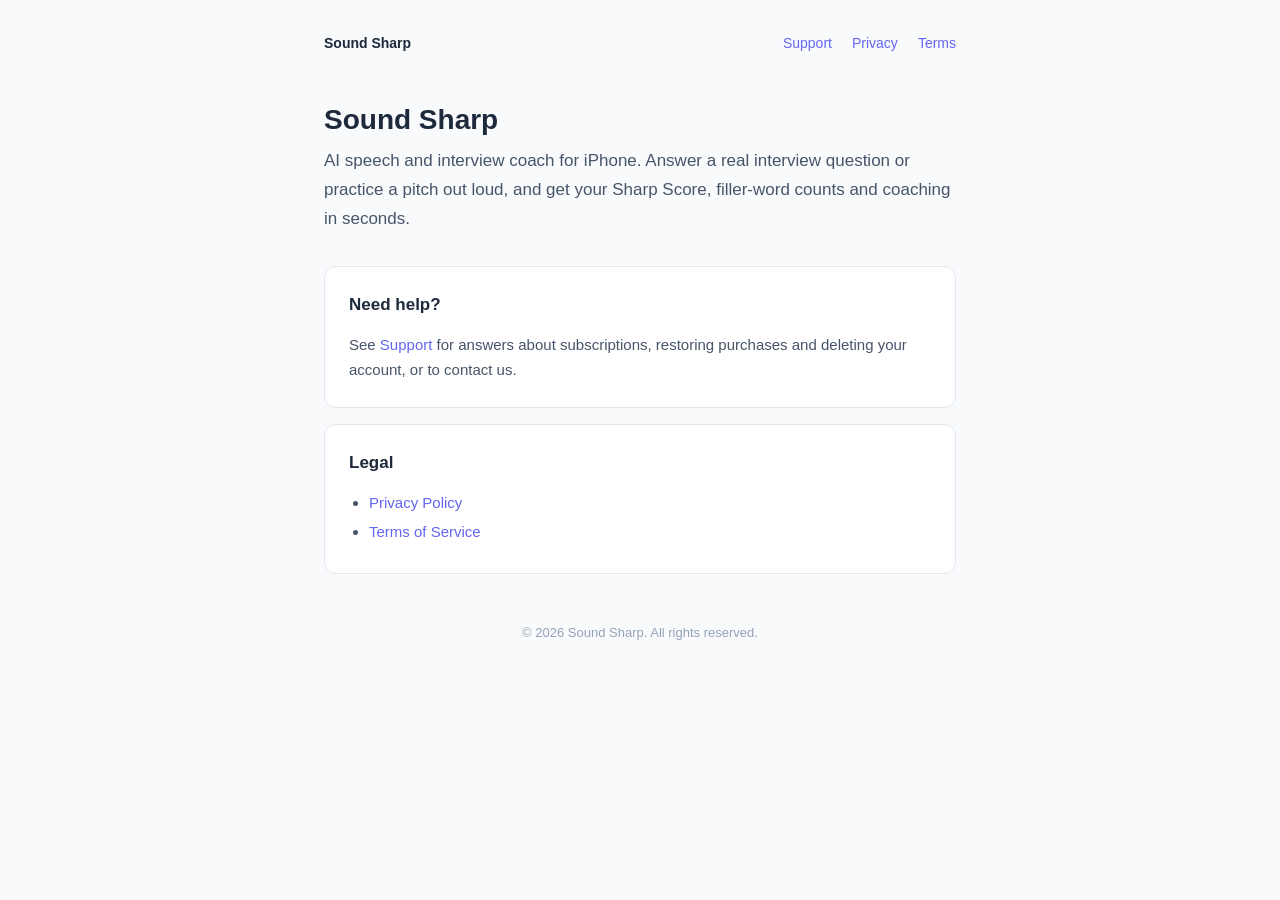
<file: index.html>
<!DOCTYPE html>
<html lang="en">
<head>
  <meta charset="UTF-8">
  <meta name="viewport" content="width=device-width, initial-scale=1.0">
  <title>Sound Sharp — AI Speech &amp; Interview Coach</title>
  <meta name="description" content="Practice interviews and speeches out loud and get instant coaching on what you say and how you sound.">
  <link rel="stylesheet" href="style.css">
</head>
<body>
  <div class="container">
    <nav class="nav">
      <a class="brand" href="./">Sound Sharp</a>
      <a href="support">Support</a>
      <a href="privacy">Privacy</a>
      <a href="terms">Terms</a>
    </nav>

    <h1>Sound Sharp</h1>
    <p class="lead">AI speech and interview coach for iPhone. Answer a real interview question or practice a pitch out loud, and get your Sharp Score, filler-word counts and coaching in seconds.</p>

    <div class="section">
      <h2>Need help?</h2>
      <p>See <a href="support">Support</a> for answers about subscriptions, restoring purchases and deleting your account, or to contact us.</p>
    </div>

    <div class="section">
      <h2>Legal</h2>
      <ul>
        <li><a href="privacy">Privacy Policy</a></li>
        <li><a href="terms">Terms of Service</a></li>
      </ul>
    </div>

    <div class="footer">
      &copy; 2026 Sound Sharp. All rights reserved.
    </div>
  </div>
</body>
</html>
</file>
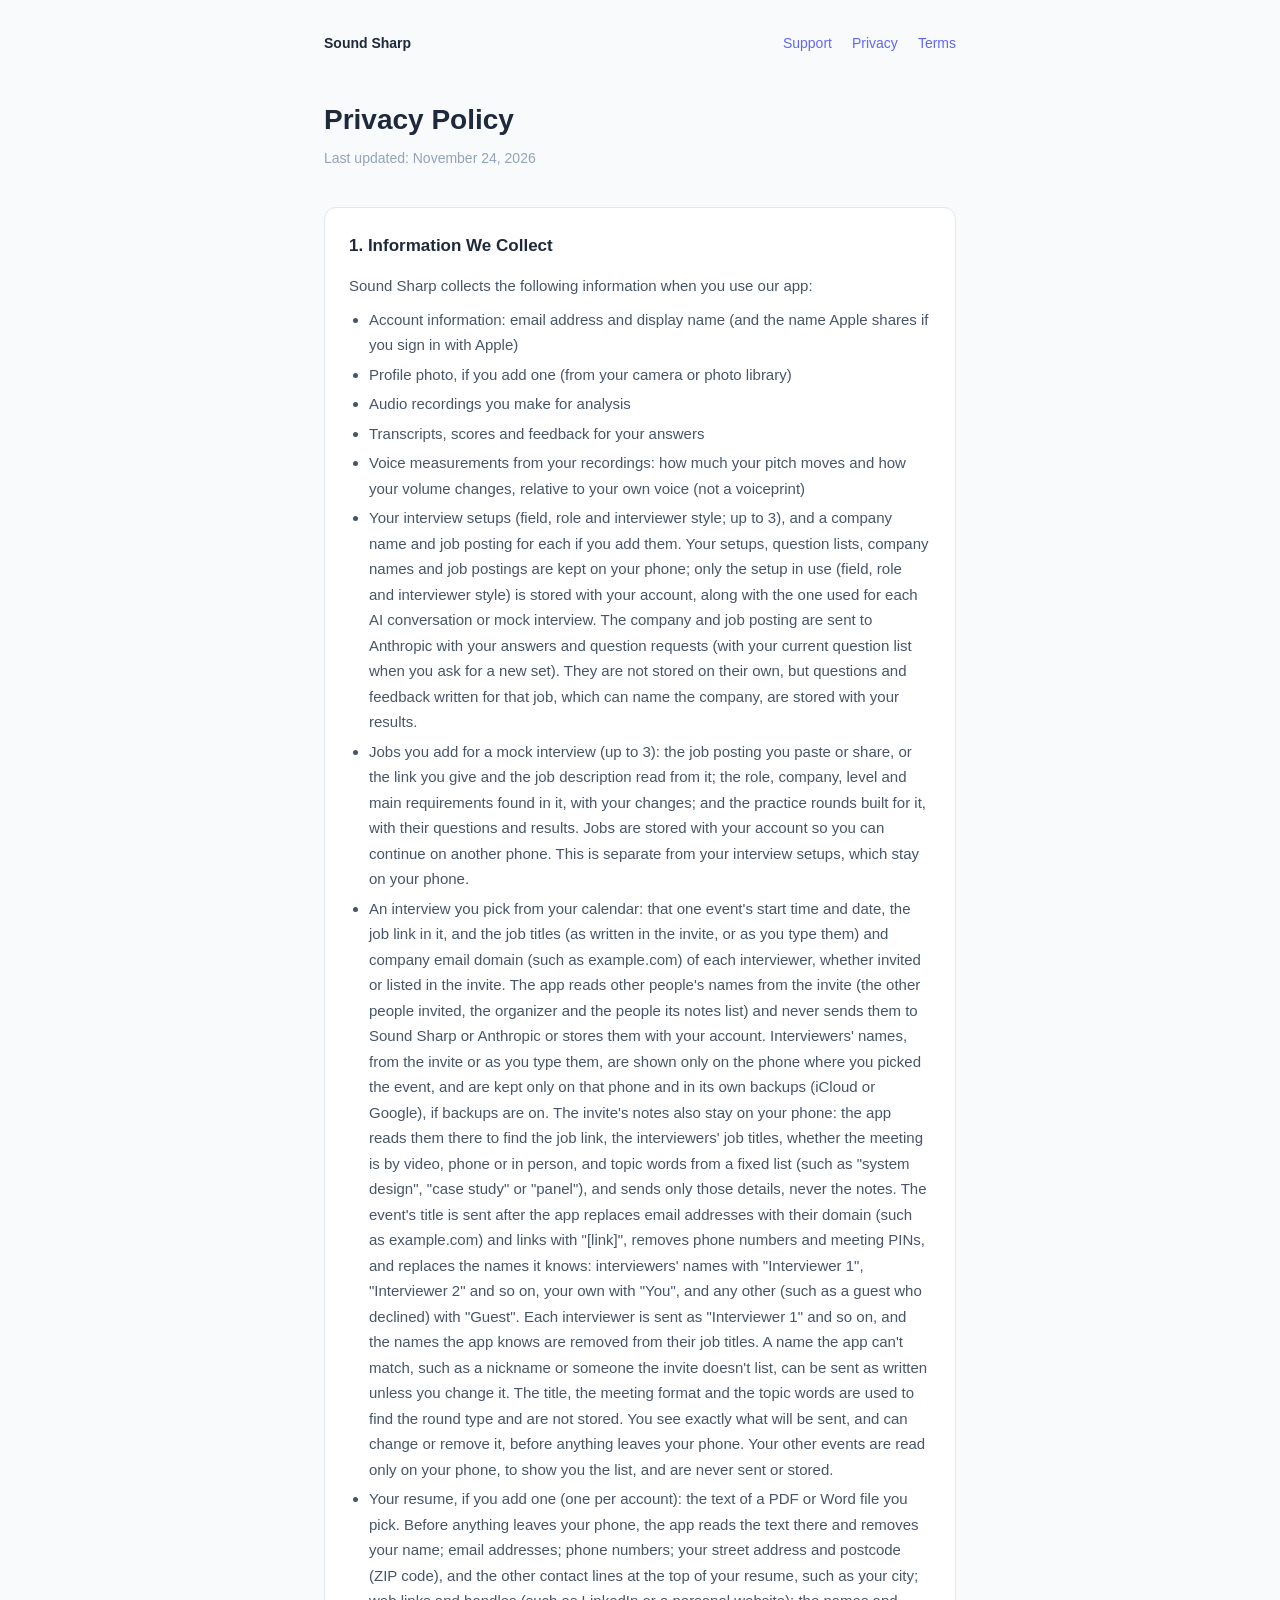
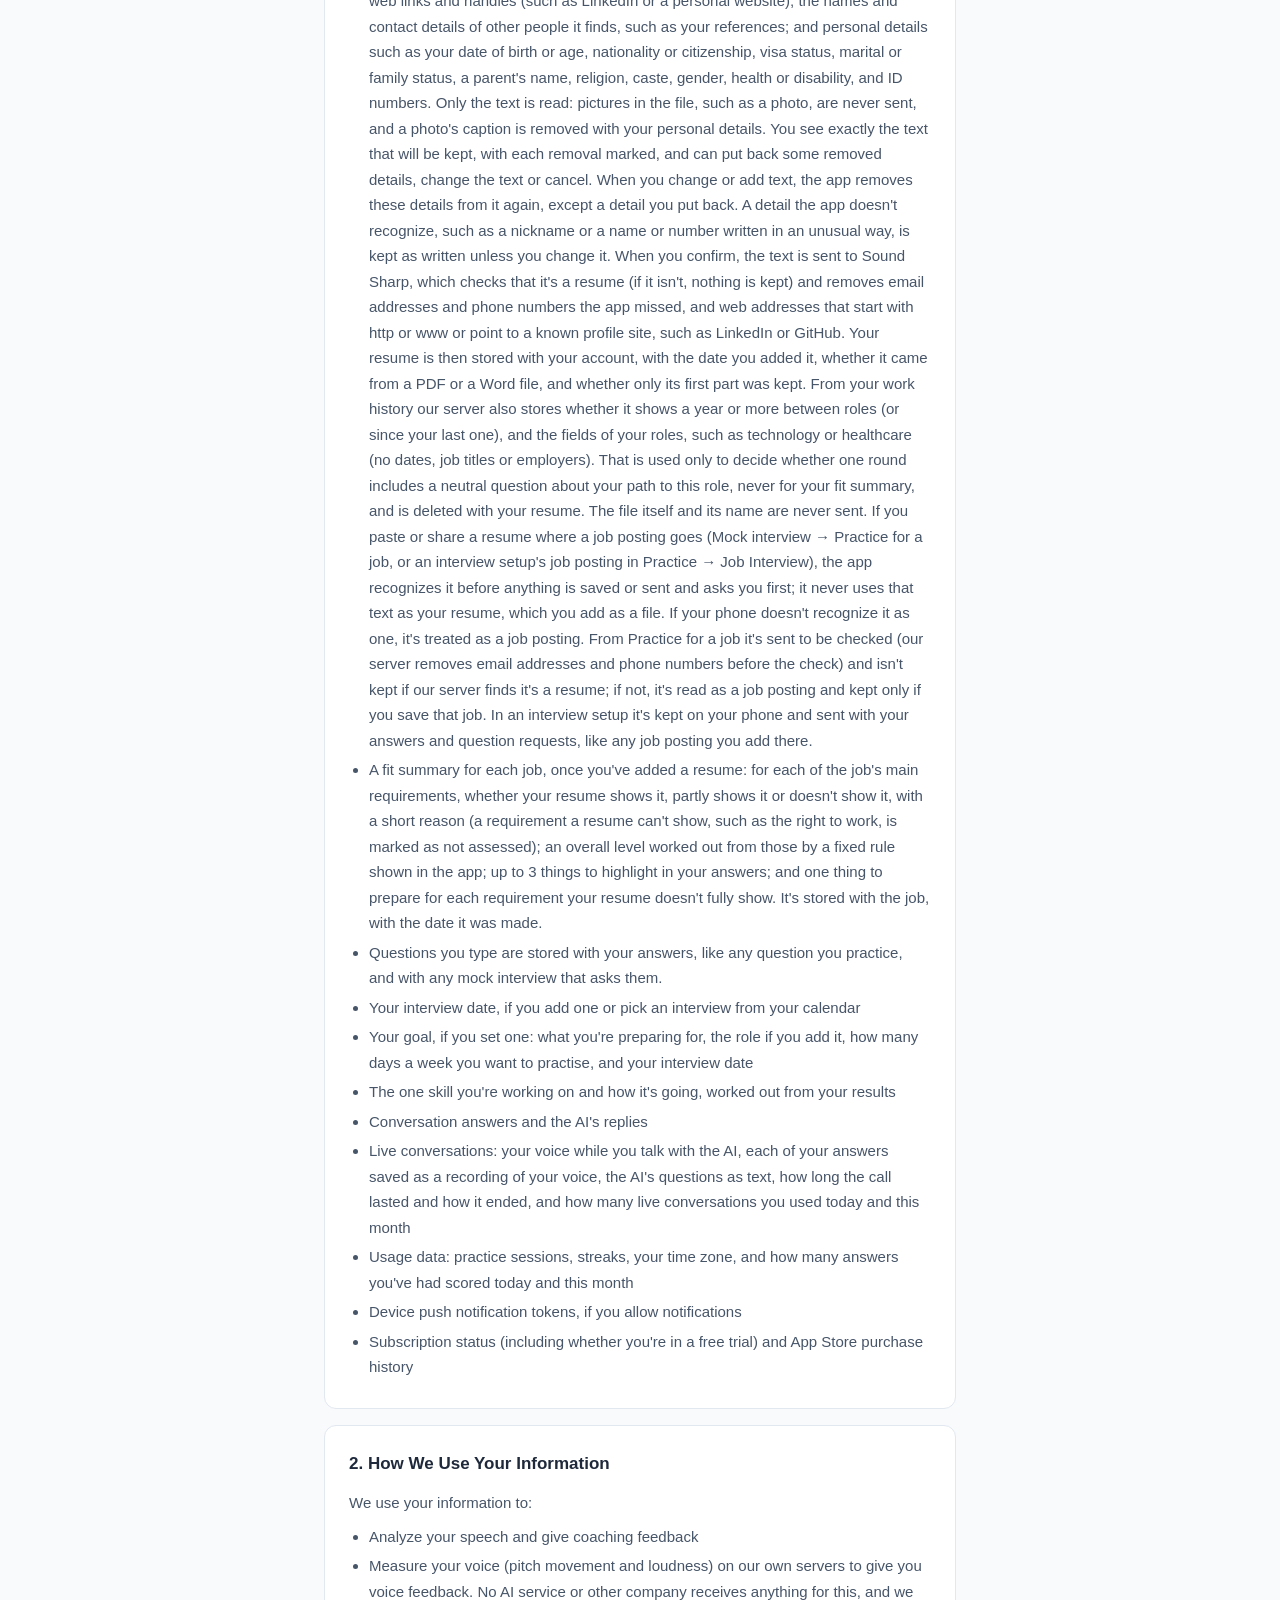
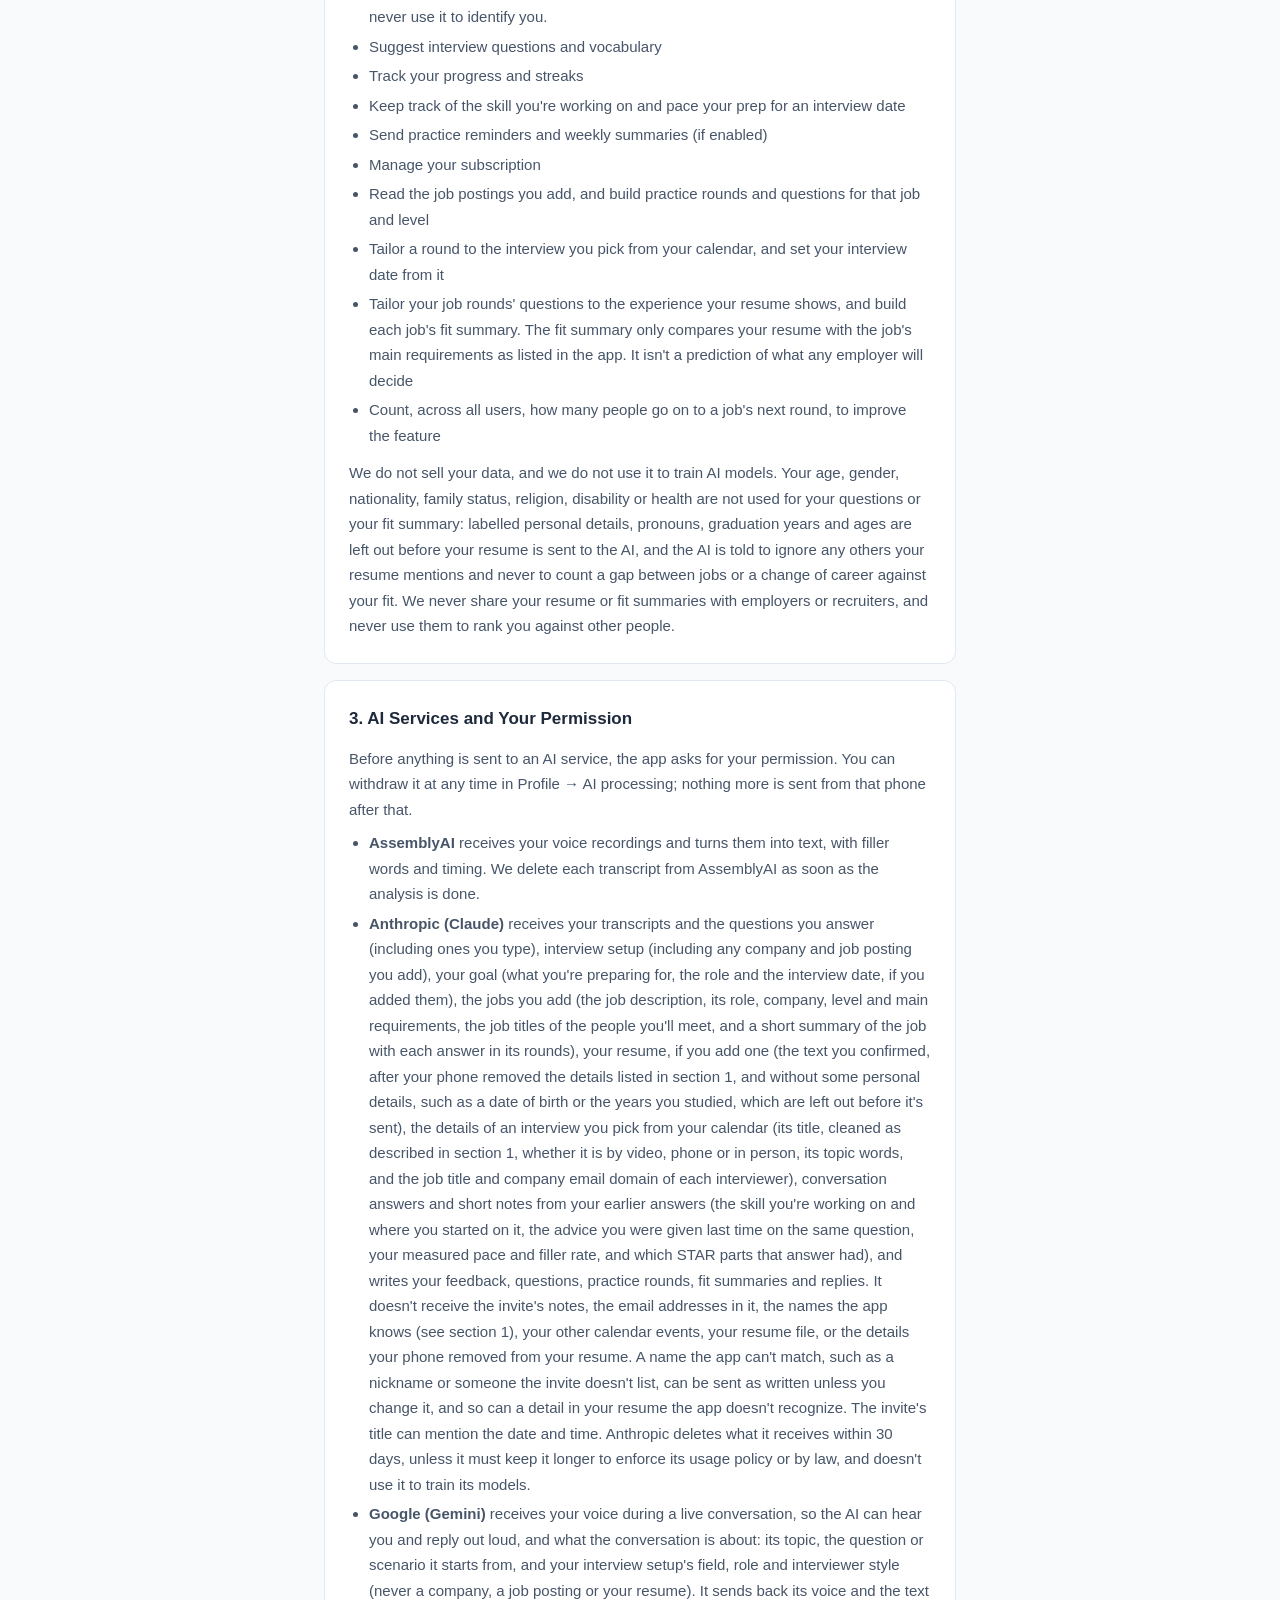
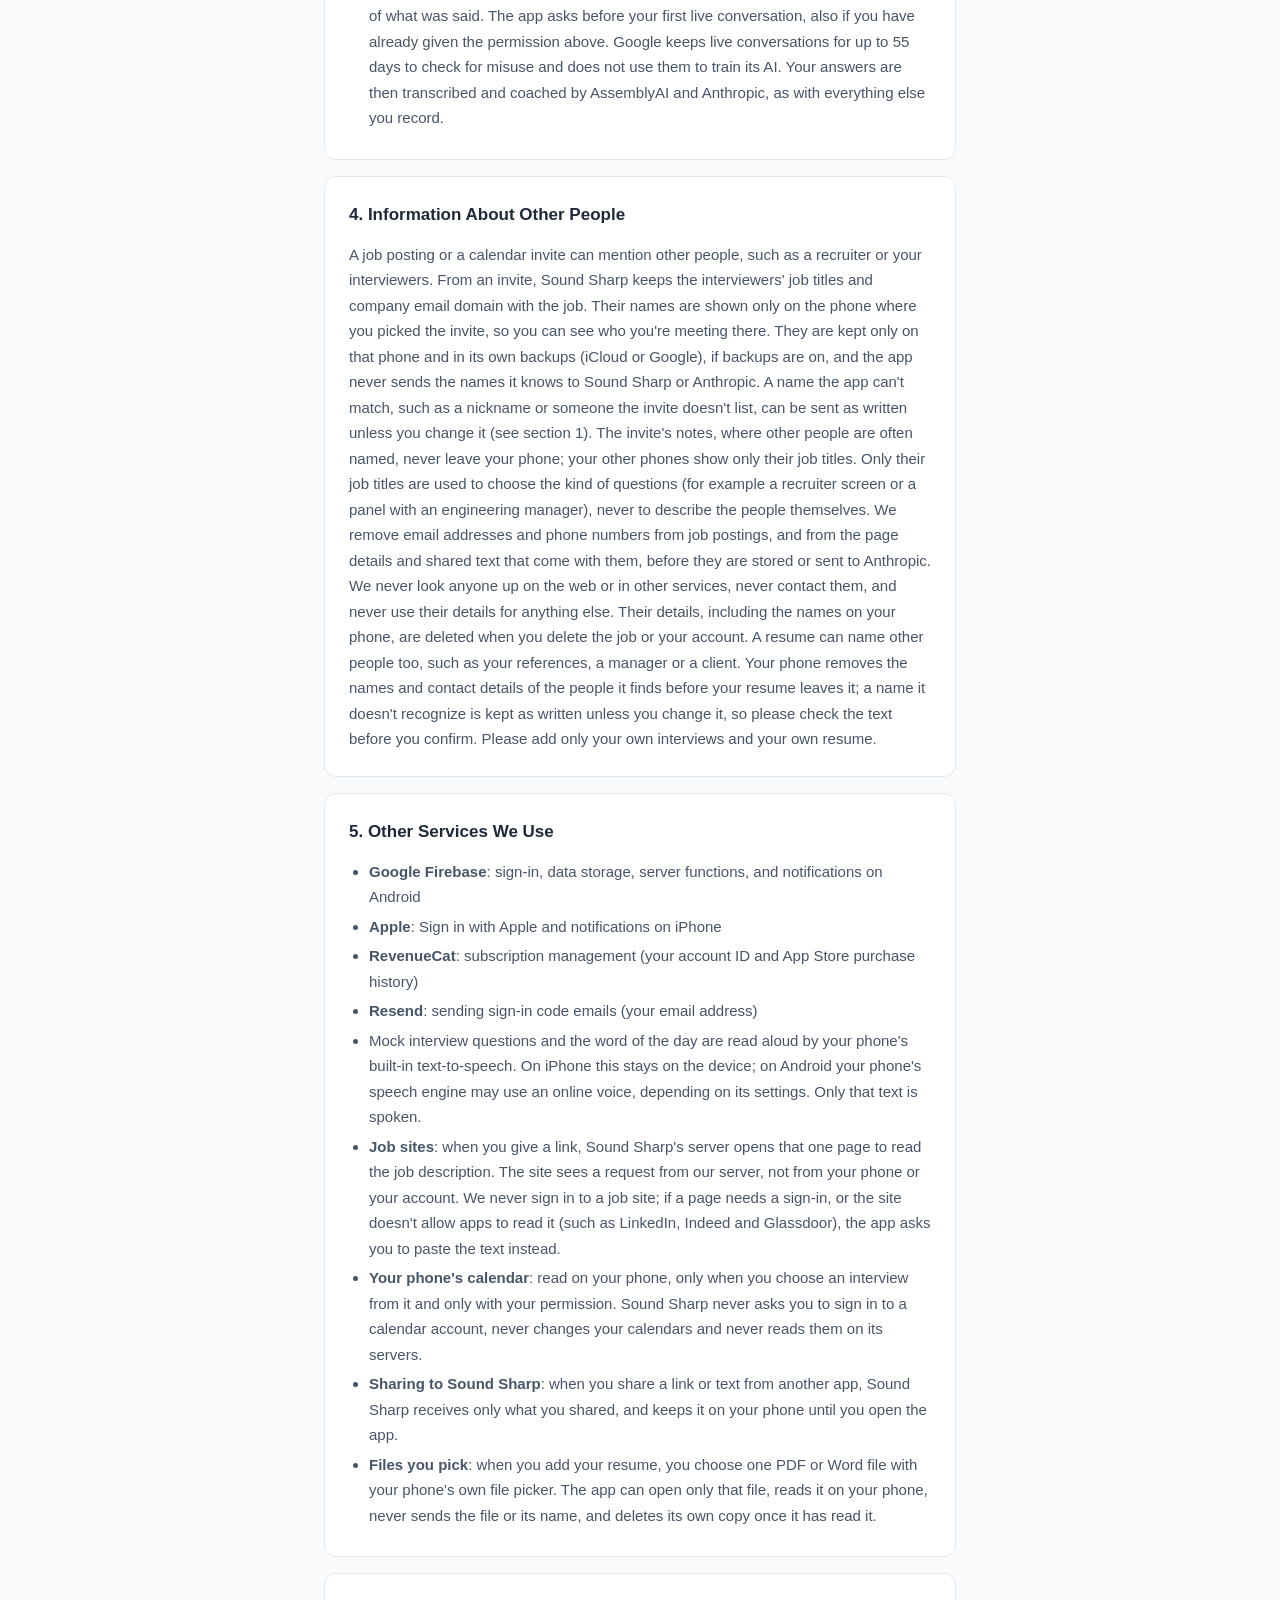
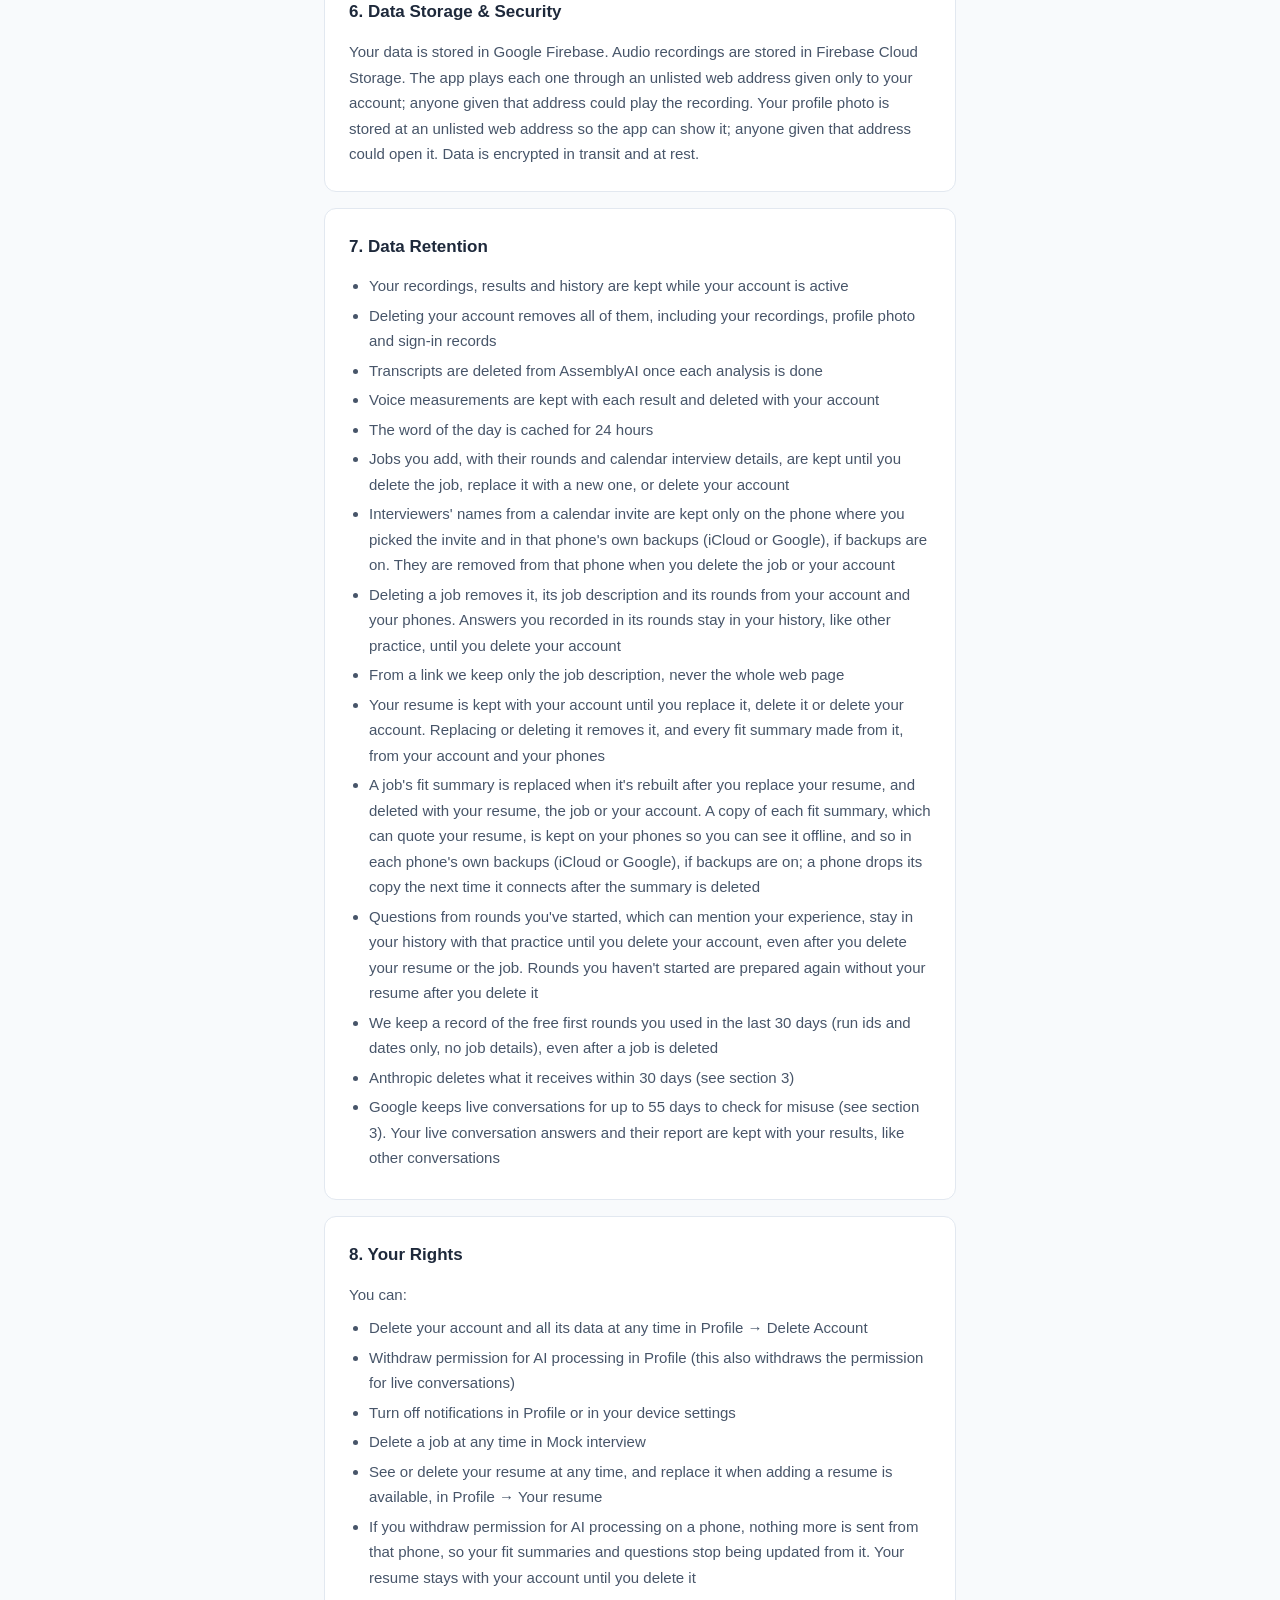
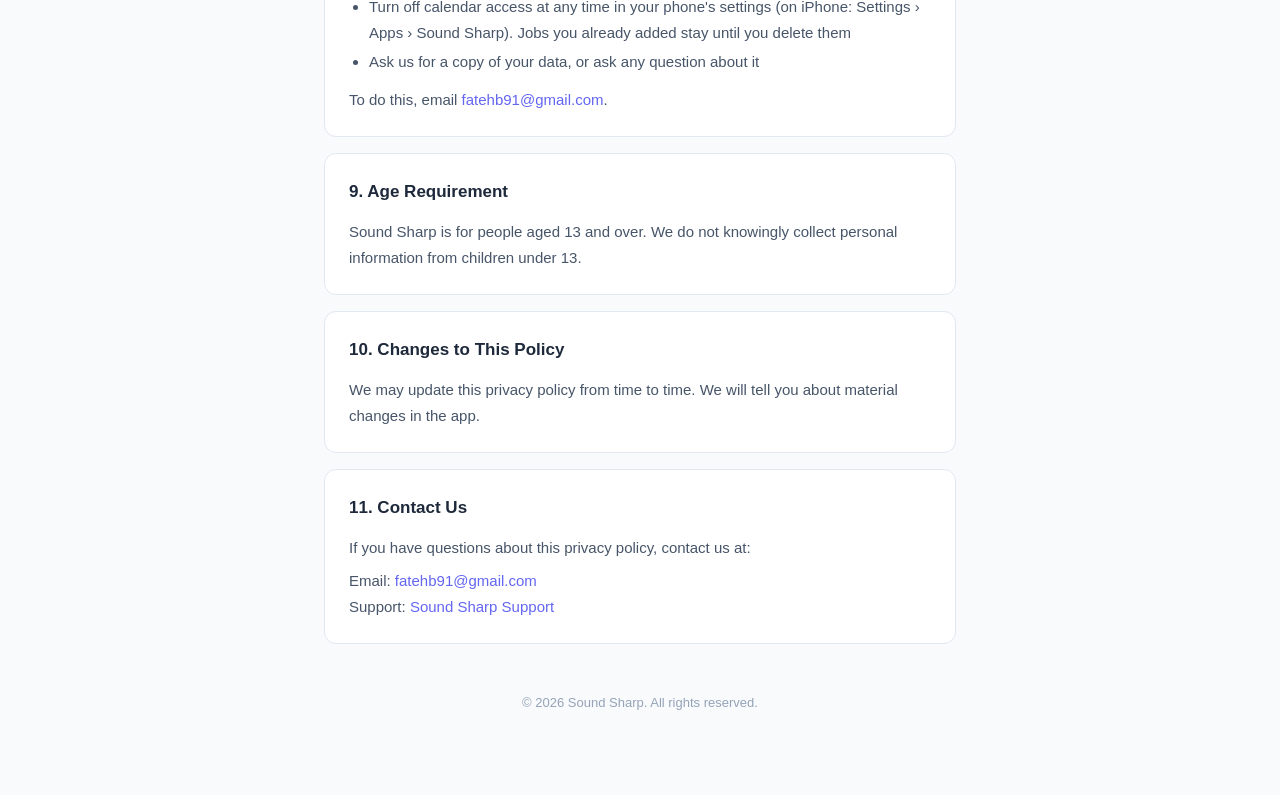
<file: privacy.html>
<!DOCTYPE html>
<html lang="en">
<head>
  <meta charset="UTF-8">
  <meta name="viewport" content="width=device-width, initial-scale=1.0">
  <title>Privacy Policy — Sound Sharp</title>
  <link rel="stylesheet" href="style.css">
</head>
<body>
  <div class="container">
    <nav class="nav">
      <a class="brand" href="./">Sound Sharp</a>
      <a href="support">Support</a>
      <a href="privacy">Privacy</a>
      <a href="terms">Terms</a>
    </nav>

    <h1>Privacy Policy</h1>
    <p class="updated">Last updated: November 24, 2026</p>

    <div class="section">
      <h2>1. Information We Collect</h2>
      <p>Sound Sharp collects the following information when you use our app:</p>
      <ul>
        <li>Account information: email address and display name (and the name Apple shares if you sign in with Apple)</li>
        <li>Profile photo, if you add one (from your camera or photo library)</li>
        <li>Audio recordings you make for analysis</li>
        <li>Transcripts, scores and feedback for your answers</li>
        <li>Voice measurements from your recordings: how much your pitch moves and how your volume changes, relative to your own voice (not a voiceprint)</li>
        <li>Your interview setups (field, role and interviewer style; up to 3), and a company name and job posting for each if you add them. Your setups, question lists, company names and job postings are kept on your phone; only the setup in use (field, role and interviewer style) is stored with your account, along with the one used for each AI conversation or mock interview. The company and job posting are sent to Anthropic with your answers and question requests (with your current question list when you ask for a new set). They are not stored on their own, but questions and feedback written for that job, which can name the company, are stored with your results.</li>
        <li>Jobs you add for a mock interview (up to 3): the job posting you paste or share, or the link you give and the job description read from it; the role, company, level and main requirements found in it, with your changes; and the practice rounds built for it, with their questions and results. Jobs are stored with your account so you can continue on another phone. This is separate from your interview setups, which stay on your phone.</li>
        <li>An interview you pick from your calendar: that one event's start time and date, the job link in it, and the job titles (as written in the invite, or as you type them) and company email domain (such as example.com) of each interviewer, whether invited or listed in the invite. The app reads other people's names from the invite (the other people invited, the organizer and the people its notes list) and never sends them to Sound Sharp or Anthropic or stores them with your account. Interviewers' names, from the invite or as you type them, are shown only on the phone where you picked the event, and are kept only on that phone and in its own backups (iCloud or Google), if backups are on. The invite's notes also stay on your phone: the app reads them there to find the job link, the interviewers' job titles, whether the meeting is by video, phone or in person, and topic words from a fixed list (such as "system design", "case study" or "panel"), and sends only those details, never the notes. The event's title is sent after the app replaces email addresses with their domain (such as example.com) and links with "[link]", removes phone numbers and meeting PINs, and replaces the names it knows: interviewers' names with "Interviewer 1", "Interviewer 2" and so on, your own with "You", and any other (such as a guest who declined) with "Guest". Each interviewer is sent as "Interviewer 1" and so on, and the names the app knows are removed from their job titles. A name the app can't match, such as a nickname or someone the invite doesn't list, can be sent as written unless you change it. The title, the meeting format and the topic words are used to find the round type and are not stored. You see exactly what will be sent, and can change or remove it, before anything leaves your phone. Your other events are read only on your phone, to show you the list, and are never sent or stored.</li>
        <li>Your resume, if you add one (one per account): the text of a PDF or Word file you pick. Before anything leaves your phone, the app reads the text there and removes your name; email addresses; phone numbers; your street address and postcode (ZIP code), and the other contact lines at the top of your resume, such as your city; web links and handles (such as LinkedIn or a personal website); the names and contact details of other people it finds, such as your references; and personal details such as your date of birth or age, nationality or citizenship, visa status, marital or family status, a parent's name, religion, caste, gender, health or disability, and ID numbers. Only the text is read: pictures in the file, such as a photo, are never sent, and a photo's caption is removed with your personal details. You see exactly the text that will be kept, with each removal marked, and can put back some removed details, change the text or cancel. When you change or add text, the app removes these details from it again, except a detail you put back. A detail the app doesn't recognize, such as a nickname or a name or number written in an unusual way, is kept as written unless you change it. When you confirm, the text is sent to Sound Sharp, which checks that it's a resume (if it isn't, nothing is kept) and removes email addresses and phone numbers the app missed, and web addresses that start with http or www or point to a known profile site, such as LinkedIn or GitHub. Your resume is then stored with your account, with the date you added it, whether it came from a PDF or a Word file, and whether only its first part was kept. From your work history our server also stores whether it shows a year or more between roles (or since your last one), and the fields of your roles, such as technology or healthcare (no dates, job titles or employers). That is used only to decide whether one round includes a neutral question about your path to this role, never for your fit summary, and is deleted with your resume. The file itself and its name are never sent. If you paste or share a resume where a job posting goes (Mock interview &rarr; Practice for a job, or an interview setup's job posting in Practice &rarr; Job Interview), the app recognizes it before anything is saved or sent and asks you first; it never uses that text as your resume, which you add as a file. If your phone doesn't recognize it as one, it's treated as a job posting. From Practice for a job it's sent to be checked (our server removes email addresses and phone numbers before the check) and isn't kept if our server finds it's a resume; if not, it's read as a job posting and kept only if you save that job. In an interview setup it's kept on your phone and sent with your answers and question requests, like any job posting you add there.</li>
        <li>A fit summary for each job, once you've added a resume: for each of the job's main requirements, whether your resume shows it, partly shows it or doesn't show it, with a short reason (a requirement a resume can't show, such as the right to work, is marked as not assessed); an overall level worked out from those by a fixed rule shown in the app; up to 3 things to highlight in your answers; and one thing to prepare for each requirement your resume doesn't fully show. It's stored with the job, with the date it was made.</li>
        <li>Questions you type are stored with your answers, like any question you practice, and with any mock interview that asks them.</li>
        <li>Your interview date, if you add one or pick an interview from your calendar</li>
        <li>Your goal, if you set one: what you're preparing for, the role if you add it, how many days a week you want to practise, and your interview date</li>
        <li>The one skill you're working on and how it's going, worked out from your results</li>
        <li>Conversation answers and the AI's replies</li>
        <li>Live conversations: your voice while you talk with the AI, each of your answers saved as a recording of your voice, the AI's questions as text, how long the call lasted and how it ended, and how many live conversations you used today and this month</li>
        <li>Usage data: practice sessions, streaks, your time zone, and how many answers you've had scored today and this month</li>
        <li>Device push notification tokens, if you allow notifications</li>
        <li>Subscription status (including whether you're in a free trial) and App Store purchase history</li>
      </ul>
    </div>

    <div class="section">
      <h2>2. How We Use Your Information</h2>
      <p>We use your information to:</p>
      <ul>
        <li>Analyze your speech and give coaching feedback</li>
        <li>Measure your voice (pitch movement and loudness) on our own servers to give you voice feedback. No AI service or other company receives anything for this, and we never use it to identify you.</li>
        <li>Suggest interview questions and vocabulary</li>
        <li>Track your progress and streaks</li>
        <li>Keep track of the skill you're working on and pace your prep for an interview date</li>
        <li>Send practice reminders and weekly summaries (if enabled)</li>
        <li>Manage your subscription</li>
        <li>Read the job postings you add, and build practice rounds and questions for that job and level</li>
        <li>Tailor a round to the interview you pick from your calendar, and set your interview date from it</li>
        <li>Tailor your job rounds' questions to the experience your resume shows, and build each job's fit summary. The fit summary only compares your resume with the job's main requirements as listed in the app. It isn't a prediction of what any employer will decide</li>
        <li>Count, across all users, how many people go on to a job's next round, to improve the feature</li>
      </ul>
      <p style="margin-top: 12px;">We do not sell your data, and we do not use it to train AI models. Your age, gender, nationality, family status, religion, disability or health are not used for your questions or your fit summary: labelled personal details, pronouns, graduation years and ages are left out before your resume is sent to the AI, and the AI is told to ignore any others your resume mentions and never to count a gap between jobs or a change of career against your fit. We never share your resume or fit summaries with employers or recruiters, and never use them to rank you against other people.</p>
    </div>

    <div class="section">
      <h2>3. AI Services and Your Permission</h2>
      <p>Before anything is sent to an AI service, the app asks for your permission. You can withdraw it at any time in Profile &rarr; AI processing; nothing more is sent from that phone after that.</p>
      <ul>
        <li><strong>AssemblyAI</strong> receives your voice recordings and turns them into text, with filler words and timing. We delete each transcript from AssemblyAI as soon as the analysis is done.</li>
        <li><strong>Anthropic (Claude)</strong> receives your transcripts and the questions you answer (including ones you type), interview setup (including any company and job posting you add), your goal (what you're preparing for, the role and the interview date, if you added them), the jobs you add (the job description, its role, company, level and main requirements, the job titles of the people you'll meet, and a short summary of the job with each answer in its rounds), your resume, if you add one (the text you confirmed, after your phone removed the details listed in section 1, and without some personal details, such as a date of birth or the years you studied, which are left out before it's sent), the details of an interview you pick from your calendar (its title, cleaned as described in section 1, whether it is by video, phone or in person, its topic words, and the job title and company email domain of each interviewer), conversation answers and short notes from your earlier answers (the skill you're working on and where you started on it, the advice you were given last time on the same question, your measured pace and filler rate, and which STAR parts that answer had), and writes your feedback, questions, practice rounds, fit summaries and replies. It doesn't receive the invite's notes, the email addresses in it, the names the app knows (see section 1), your other calendar events, your resume file, or the details your phone removed from your resume. A name the app can't match, such as a nickname or someone the invite doesn't list, can be sent as written unless you change it, and so can a detail in your resume the app doesn't recognize. The invite's title can mention the date and time. Anthropic deletes what it receives within 30 days, unless it must keep it longer to enforce its usage policy or by law, and doesn't use it to train its models.</li>
        <li><strong>Google (Gemini)</strong> receives your voice during a live conversation, so the AI can hear you and reply out loud, and what the conversation is about: its topic, the question or scenario it starts from, and your interview setup's field, role and interviewer style (never a company, a job posting or your resume). It sends back its voice and the text of what was said. The app asks before your first live conversation, also if you have already given the permission above. Google keeps live conversations for up to 55 days to check for misuse and does not use them to train its AI. Your answers are then transcribed and coached by AssemblyAI and Anthropic, as with everything else you record.</li>
      </ul>
    </div>

    <div class="section">
      <h2>4. Information About Other People</h2>
      <p>A job posting or a calendar invite can mention other people, such as a recruiter or your interviewers. From an invite, Sound Sharp keeps the interviewers' job titles and company email domain with the job. Their names are shown only on the phone where you picked the invite, so you can see who you're meeting there. They are kept only on that phone and in its own backups (iCloud or Google), if backups are on, and the app never sends the names it knows to Sound Sharp or Anthropic. A name the app can't match, such as a nickname or someone the invite doesn't list, can be sent as written unless you change it (see section 1). The invite's notes, where other people are often named, never leave your phone; your other phones show only their job titles. Only their job titles are used to choose the kind of questions (for example a recruiter screen or a panel with an engineering manager), never to describe the people themselves. We remove email addresses and phone numbers from job postings, and from the page details and shared text that come with them, before they are stored or sent to Anthropic. We never look anyone up on the web or in other services, never contact them, and never use their details for anything else. Their details, including the names on your phone, are deleted when you delete the job or your account. A resume can name other people too, such as your references, a manager or a client. Your phone removes the names and contact details of the people it finds before your resume leaves it; a name it doesn't recognize is kept as written unless you change it, so please check the text before you confirm. Please add only your own interviews and your own resume.</p>
    </div>

    <div class="section">
      <h2>5. Other Services We Use</h2>
      <ul>
        <li><strong>Google Firebase</strong>: sign-in, data storage, server functions, and notifications on Android</li>
        <li><strong>Apple</strong>: Sign in with Apple and notifications on iPhone</li>
        <li><strong>RevenueCat</strong>: subscription management (your account ID and App Store purchase history)</li>
        <li><strong>Resend</strong>: sending sign-in code emails (your email address)</li>
        <li>Mock interview questions and the word of the day are read aloud by your phone's built-in text-to-speech. On iPhone this stays on the device; on Android your phone's speech engine may use an online voice, depending on its settings. Only that text is spoken.</li>
        <li><strong>Job sites</strong>: when you give a link, Sound Sharp's server opens that one page to read the job description. The site sees a request from our server, not from your phone or your account. We never sign in to a job site; if a page needs a sign-in, or the site doesn't allow apps to read it (such as LinkedIn, Indeed and Glassdoor), the app asks you to paste the text instead.</li>
        <li><strong>Your phone's calendar</strong>: read on your phone, only when you choose an interview from it and only with your permission. Sound Sharp never asks you to sign in to a calendar account, never changes your calendars and never reads them on its servers.</li>
        <li><strong>Sharing to Sound Sharp</strong>: when you share a link or text from another app, Sound Sharp receives only what you shared, and keeps it on your phone until you open the app.</li>
        <li><strong>Files you pick</strong>: when you add your resume, you choose one PDF or Word file with your phone's own file picker. The app can open only that file, reads it on your phone, never sends the file or its name, and deletes its own copy once it has read it.</li>
      </ul>
      <!-- 013 T121: this section's closing sentence goes here (and in app/privacy.tsx) once O16 is confirmed. -->
    </div>

    <div class="section">
      <h2>6. Data Storage &amp; Security</h2>
      <p>Your data is stored in Google Firebase. Audio recordings are stored in Firebase Cloud Storage. The app plays each one through an unlisted web address given only to your account; anyone given that address could play the recording. Your profile photo is stored at an unlisted web address so the app can show it; anyone given that address could open it. Data is encrypted in transit and at rest.</p>
    </div>

    <div class="section">
      <h2>7. Data Retention</h2>
      <ul>
        <li>Your recordings, results and history are kept while your account is active</li>
        <li>Deleting your account removes all of them, including your recordings, profile photo and sign-in records</li>
        <li>Transcripts are deleted from AssemblyAI once each analysis is done</li>
        <li>Voice measurements are kept with each result and deleted with your account</li>
        <li>The word of the day is cached for 24 hours</li>
        <li>Jobs you add, with their rounds and calendar interview details, are kept until you delete the job, replace it with a new one, or delete your account</li>
        <li>Interviewers' names from a calendar invite are kept only on the phone where you picked the invite and in that phone's own backups (iCloud or Google), if backups are on. They are removed from that phone when you delete the job or your account</li>
        <li>Deleting a job removes it, its job description and its rounds from your account and your phones. Answers you recorded in its rounds stay in your history, like other practice, until you delete your account</li>
        <li>From a link we keep only the job description, never the whole web page</li>
        <li>Your resume is kept with your account until you replace it, delete it or delete your account. Replacing or deleting it removes it, and every fit summary made from it, from your account and your phones</li>
        <li>A job's fit summary is replaced when it's rebuilt after you replace your resume, and deleted with your resume, the job or your account. A copy of each fit summary, which can quote your resume, is kept on your phones so you can see it offline, and so in each phone's own backups (iCloud or Google), if backups are on; a phone drops its copy the next time it connects after the summary is deleted</li>
        <li>Questions from rounds you've started, which can mention your experience, stay in your history with that practice until you delete your account, even after you delete your resume or the job. Rounds you haven't started are prepared again without your resume after you delete it</li>
        <li>We keep a record of the free first rounds you used in the last 30 days (run ids and dates only, no job details), even after a job is deleted</li>
        <li>Anthropic deletes what it receives within 30 days (see section 3)</li>
        <li>Google keeps live conversations for up to 55 days to check for misuse (see section 3). Your live conversation answers and their report are kept with your results, like other conversations</li>
      </ul>
    </div>

    <div class="section">
      <h2>8. Your Rights</h2>
      <p>You can:</p>
      <ul>
        <li>Delete your account and all its data at any time in Profile &rarr; Delete Account</li>
        <li>Withdraw permission for AI processing in Profile (this also withdraws the permission for live conversations)</li>
        <li>Turn off notifications in Profile or in your device settings</li>
        <li>Delete a job at any time in Mock interview</li>
        <li>See or delete your resume at any time, and replace it when adding a resume is available, in Profile &rarr; Your resume</li>
        <li>If you withdraw permission for AI processing on a phone, nothing more is sent from that phone, so your fit summaries and questions stop being updated from it. Your resume stays with your account until you delete it</li>
        <li>Turn off calendar access at any time in your phone's settings (on iPhone: Settings &rsaquo; Apps &rsaquo; Sound Sharp). Jobs you already added stay until you delete them</li>
        <li>Ask us for a copy of your data, or ask any question about it</li>
      </ul>
      <p style="margin-top: 12px;">To do this, email <a class="contact-email" href="mailto:fatehb91@gmail.com">fatehb91@gmail.com</a>.</p>
    </div>

    <div class="section">
      <h2>9. Age Requirement</h2>
      <p>Sound Sharp is for people aged 13 and over. We do not knowingly collect personal information from children under 13.</p>
    </div>

    <div class="section">
      <h2>10. Changes to This Policy</h2>
      <p>We may update this privacy policy from time to time. We will tell you about material changes in the app.</p>
    </div>

    <div class="section">
      <h2>11. Contact Us</h2>
      <p>If you have questions about this privacy policy, contact us at:</p>
      <p style="margin-top: 8px;">Email: <a class="contact-email" href="mailto:fatehb91@gmail.com">fatehb91@gmail.com</a><br>Support: <a href="support">Sound Sharp Support</a></p>
    </div>

    <div class="footer">
      &copy; 2026 Sound Sharp. All rights reserved.
    </div>
  </div>
</body>
</html>
</file>
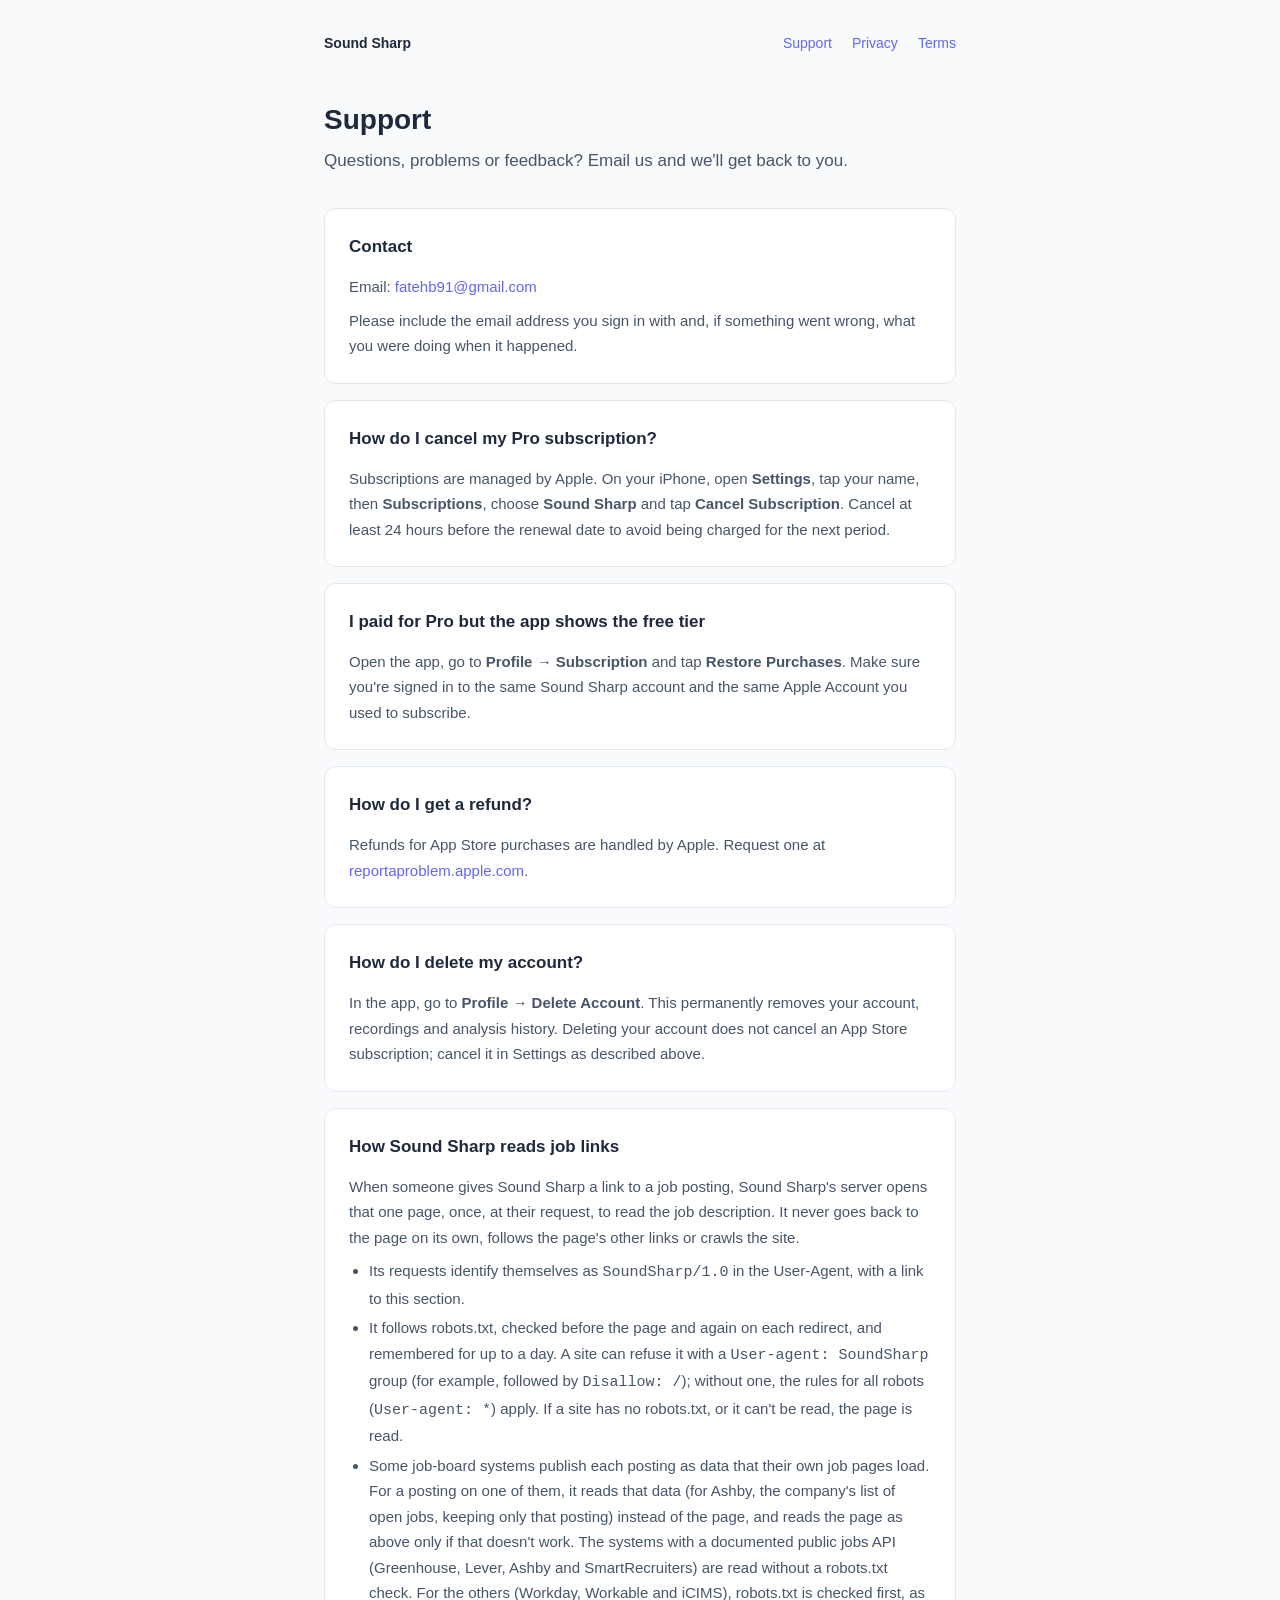
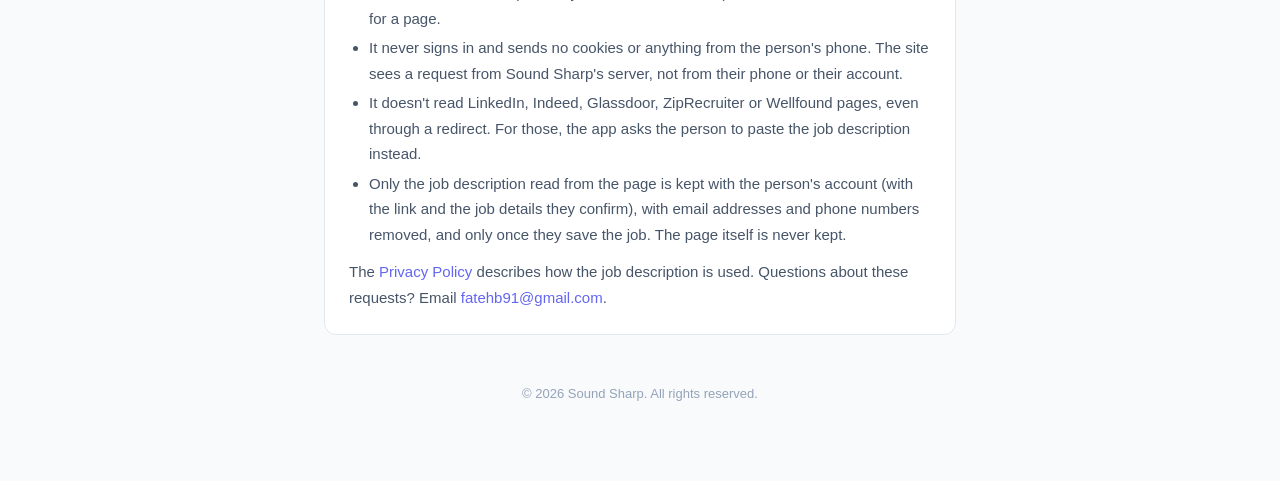
<file: support.html>
<!DOCTYPE html>
<html lang="en">
<head>
  <meta charset="UTF-8">
  <meta name="viewport" content="width=device-width, initial-scale=1.0">
  <title>Support — Sound Sharp</title>
  <link rel="stylesheet" href="style.css">
</head>
<body>
  <div class="container">
    <nav class="nav">
      <a class="brand" href="./">Sound Sharp</a>
      <a href="support">Support</a>
      <a href="privacy">Privacy</a>
      <a href="terms">Terms</a>
    </nav>

    <h1>Support</h1>
    <p class="lead">Questions, problems or feedback? Email us and we'll get back to you.</p>

    <div class="section">
      <h2>Contact</h2>
      <p>Email: <a class="contact-email" href="mailto:fatehb91@gmail.com">fatehb91@gmail.com</a></p>
      <p style="margin-top: 8px;">Please include the email address you sign in with and, if something went wrong, what you were doing when it happened.</p>
    </div>

    <div class="section">
      <h2>How do I cancel my Pro subscription?</h2>
      <p>Subscriptions are managed by Apple. On your iPhone, open <strong>Settings</strong>, tap your name, then <strong>Subscriptions</strong>, choose <strong>Sound Sharp</strong> and tap <strong>Cancel Subscription</strong>. Cancel at least 24 hours before the renewal date to avoid being charged for the next period.</p>
    </div>

    <div class="section">
      <h2>I paid for Pro but the app shows the free tier</h2>
      <p>Open the app, go to <strong>Profile → Subscription</strong> and tap <strong>Restore Purchases</strong>. Make sure you're signed in to the same Sound Sharp account and the same Apple Account you used to subscribe.</p>
    </div>

    <div class="section">
      <h2>How do I get a refund?</h2>
      <p>Refunds for App Store purchases are handled by Apple. Request one at <a href="https://reportaproblem.apple.com">reportaproblem.apple.com</a>.</p>
    </div>

    <div class="section">
      <h2>How do I delete my account?</h2>
      <p>In the app, go to <strong>Profile → Delete Account</strong>. This permanently removes your account, recordings and analysis history. Deleting your account does not cancel an App Store subscription; cancel it in Settings as described above.</p>
    </div>

    <!-- The job link reader's User-Agent links to support.html#job-links: keep this id. -->
    <div class="section" id="job-links">
      <h2>How Sound Sharp reads job links</h2>
      <p>When someone gives Sound Sharp a link to a job posting, Sound Sharp's server opens that one page, once, at their request, to read the job description. It never goes back to the page on its own, follows the page's other links or crawls the site.</p>
      <ul>
        <li>Its requests identify themselves as <code>SoundSharp/1.0</code> in the User-Agent, with a link to this section.</li>
        <li>It follows robots.txt, checked before the page and again on each redirect, and remembered for up to a day. A site can refuse it with a <code>User-agent: SoundSharp</code> group (for example, followed by <code>Disallow: /</code>); without one, the rules for all robots (<code>User-agent: *</code>) apply. If a site has no robots.txt, or it can't be read, the page is read.</li>
        <li>Some job-board systems publish each posting as data that their own job pages load. For a posting on one of them, it reads that data (for Ashby, the company's list of open jobs, keeping only that posting) instead of the page, and reads the page as above only if that doesn't work. The systems with a documented public jobs API (Greenhouse, Lever, Ashby and SmartRecruiters) are read without a robots.txt check. For the others (Workday, Workable and iCIMS), robots.txt is checked first, as for a page.</li>
        <li>It never signs in and sends no cookies or anything from the person's phone. The site sees a request from Sound Sharp's server, not from their phone or their account.</li>
        <li>It doesn't read LinkedIn, Indeed, Glassdoor, ZipRecruiter or Wellfound pages, even through a redirect. For those, the app asks the person to paste the job description instead.</li>
        <li>Only the job description read from the page is kept with the person's account (with the link and the job details they confirm), with email addresses and phone numbers removed, and only once they save the job. The page itself is never kept.</li>
      </ul>
      <p style="margin-top: 12px;">The <a href="privacy">Privacy Policy</a> describes how the job description is used. Questions about these requests? Email <a class="contact-email" href="mailto:fatehb91@gmail.com">fatehb91@gmail.com</a>.</p>
    </div>

    <div class="footer">
      &copy; 2026 Sound Sharp. All rights reserved.
    </div>
  </div>
</body>
</html>
</file>
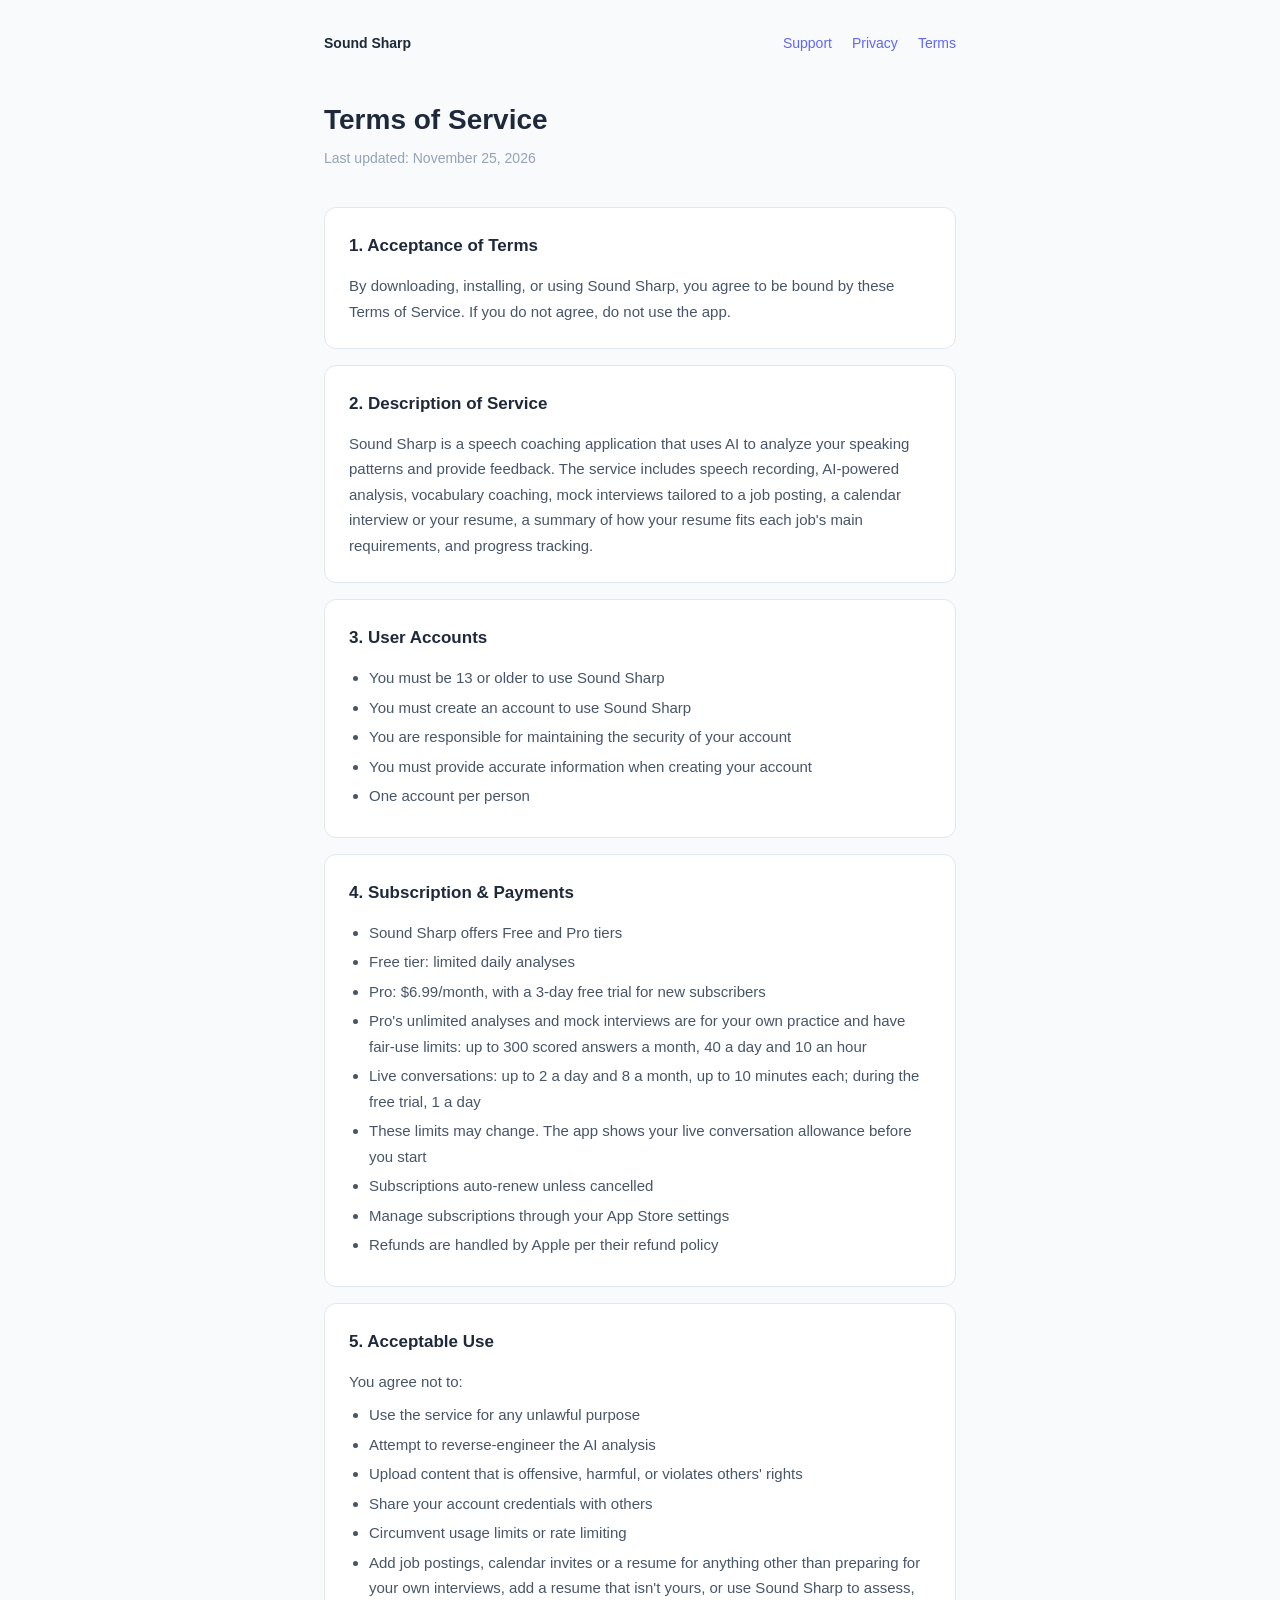
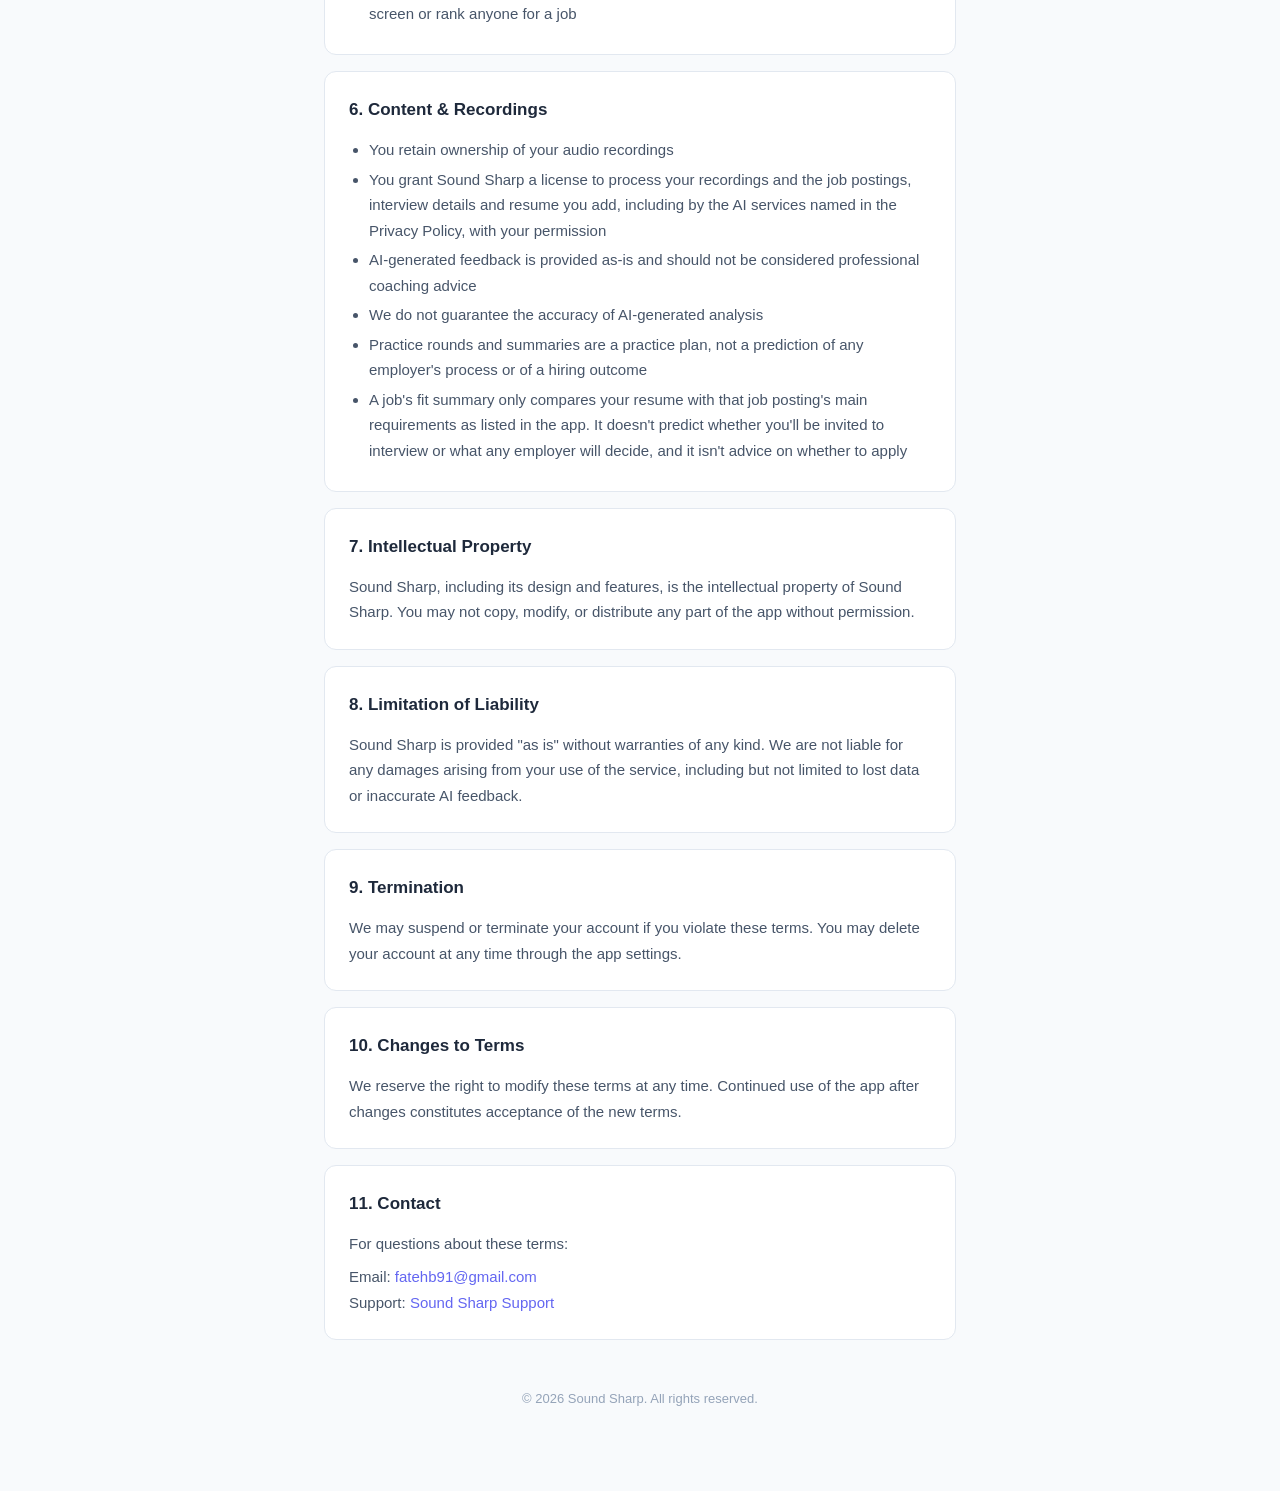
<file: terms.html>
<!DOCTYPE html>
<html lang="en">
<head>
  <meta charset="UTF-8">
  <meta name="viewport" content="width=device-width, initial-scale=1.0">
  <title>Terms of Service — Sound Sharp</title>
  <link rel="stylesheet" href="style.css">
</head>
<body>
  <div class="container">
    <nav class="nav">
      <a class="brand" href="./">Sound Sharp</a>
      <a href="support">Support</a>
      <a href="privacy">Privacy</a>
      <a href="terms">Terms</a>
    </nav>

    <h1>Terms of Service</h1>
    <p class="updated">Last updated: November 25, 2026</p>

    <div class="section">
      <h2>1. Acceptance of Terms</h2>
      <p>By downloading, installing, or using Sound Sharp, you agree to be bound by these Terms of Service. If you do not agree, do not use the app.</p>
    </div>

    <div class="section">
      <h2>2. Description of Service</h2>
      <p>Sound Sharp is a speech coaching application that uses AI to analyze your speaking patterns and provide feedback. The service includes speech recording, AI-powered analysis, vocabulary coaching, mock interviews tailored to a job posting, a calendar interview or your resume, a summary of how your resume fits each job's main requirements, and progress tracking.</p>
    </div>

    <div class="section">
      <h2>3. User Accounts</h2>
      <ul>
        <li>You must be 13 or older to use Sound Sharp</li>
        <li>You must create an account to use Sound Sharp</li>
        <li>You are responsible for maintaining the security of your account</li>
        <li>You must provide accurate information when creating your account</li>
        <li>One account per person</li>
      </ul>
    </div>

    <div class="section">
      <h2>4. Subscription &amp; Payments</h2>
      <ul>
        <li>Sound Sharp offers Free and Pro tiers</li>
        <li>Free tier: limited daily analyses</li>
        <li>Pro: $6.99/month, with a 3-day free trial for new subscribers</li>
        <li>Pro's unlimited analyses and mock interviews are for your own practice and have fair-use limits: up to 300 scored answers a month, 40 a day and 10 an hour</li>
        <li>Live conversations: up to 2 a day and 8 a month, up to 10 minutes each; during the free trial, 1 a day</li>
        <li>These limits may change. The app shows your live conversation allowance before you start</li>
        <li>Subscriptions auto-renew unless cancelled</li>
        <li>Manage subscriptions through your App Store settings</li>
        <li>Refunds are handled by Apple per their refund policy</li>
      </ul>
    </div>

    <div class="section">
      <h2>5. Acceptable Use</h2>
      <p>You agree not to:</p>
      <ul>
        <li>Use the service for any unlawful purpose</li>
        <li>Attempt to reverse-engineer the AI analysis</li>
        <li>Upload content that is offensive, harmful, or violates others' rights</li>
        <li>Share your account credentials with others</li>
        <li>Circumvent usage limits or rate limiting</li>
        <li>Add job postings, calendar invites or a resume for anything other than preparing for your own interviews, add a resume that isn't yours, or use Sound Sharp to assess, screen or rank anyone for a job</li>
      </ul>
    </div>

    <div class="section">
      <h2>6. Content &amp; Recordings</h2>
      <ul>
        <li>You retain ownership of your audio recordings</li>
        <li>You grant Sound Sharp a license to process your recordings and the job postings, interview details and resume you add, including by the AI services named in the Privacy Policy, with your permission</li>
        <li>AI-generated feedback is provided as-is and should not be considered professional coaching advice</li>
        <li>We do not guarantee the accuracy of AI-generated analysis</li>
        <li>Practice rounds and summaries are a practice plan, not a prediction of any employer's process or of a hiring outcome</li>
        <li>A job's fit summary only compares your resume with that job posting's main requirements as listed in the app. It doesn't predict whether you'll be invited to interview or what any employer will decide, and it isn't advice on whether to apply</li>
      </ul>
    </div>

    <div class="section">
      <h2>7. Intellectual Property</h2>
      <p>Sound Sharp, including its design and features, is the intellectual property of Sound Sharp. You may not copy, modify, or distribute any part of the app without permission.</p>
    </div>

    <div class="section">
      <h2>8. Limitation of Liability</h2>
      <p>Sound Sharp is provided "as is" without warranties of any kind. We are not liable for any damages arising from your use of the service, including but not limited to lost data or inaccurate AI feedback.</p>
    </div>

    <div class="section">
      <h2>9. Termination</h2>
      <p>We may suspend or terminate your account if you violate these terms. You may delete your account at any time through the app settings.</p>
    </div>

    <div class="section">
      <h2>10. Changes to Terms</h2>
      <p>We reserve the right to modify these terms at any time. Continued use of the app after changes constitutes acceptance of the new terms.</p>
    </div>

    <div class="section">
      <h2>11. Contact</h2>
      <p>For questions about these terms:</p>
      <p style="margin-top: 8px;">Email: <a class="contact-email" href="mailto:fatehb91@gmail.com">fatehb91@gmail.com</a><br>Support: <a href="support">Sound Sharp Support</a></p>
    </div>

    <div class="footer">
      &copy; 2026 Sound Sharp. All rights reserved.
    </div>
  </div>
</body>
</html>
</file>
<file: style.css>
* { margin: 0; padding: 0; box-sizing: border-box; }
body {
  font-family: -apple-system, BlinkMacSystemFont, 'Segoe UI', Roboto, sans-serif;
  color: #1e293b;
  background: #f8fafc;
  line-height: 1.7;
}
.container {
  max-width: 680px;
  margin: 0 auto;
  padding: 32px 24px 80px;
}
.nav {
  display: flex;
  gap: 20px;
  flex-wrap: wrap;
  font-size: 14px;
  margin-bottom: 40px;
}
.nav .brand { font-weight: 700; color: #1e293b; margin-right: auto; }
h1 {
  font-size: 28px;
  font-weight: 700;
  margin-bottom: 4px;
}
.updated {
  color: #94a3b8;
  font-size: 14px;
  margin-bottom: 36px;
}
.lead {
  font-size: 17px;
  color: #475569;
  margin-bottom: 32px;
}
.section {
  background: #fff;
  border: 1px solid #e2e8f0;
  border-radius: 12px;
  padding: 24px;
  margin-bottom: 16px;
}
h2 {
  font-size: 17px;
  font-weight: 600;
  margin-bottom: 12px;
}
p, ul, ol {
  font-size: 15px;
  color: #475569;
}
ul, ol {
  padding-left: 20px;
  margin-top: 8px;
}
li { margin-bottom: 4px; }
a { color: #6366f1; text-decoration: none; }
a:hover { text-decoration: underline; }
.footer {
  text-align: center;
  margin-top: 48px;
  color: #94a3b8;
  font-size: 13px;
}

@media (prefers-color-scheme: dark) {
  body { color: #e2e8f0; background: #0f172a; }
  .nav .brand { color: #e2e8f0; }
  .section { background: #1e293b; border-color: #334155; }
  p, ul, ol, .lead { color: #cbd5e1; }
  a { color: #a5b4fc; }
}
</file>
